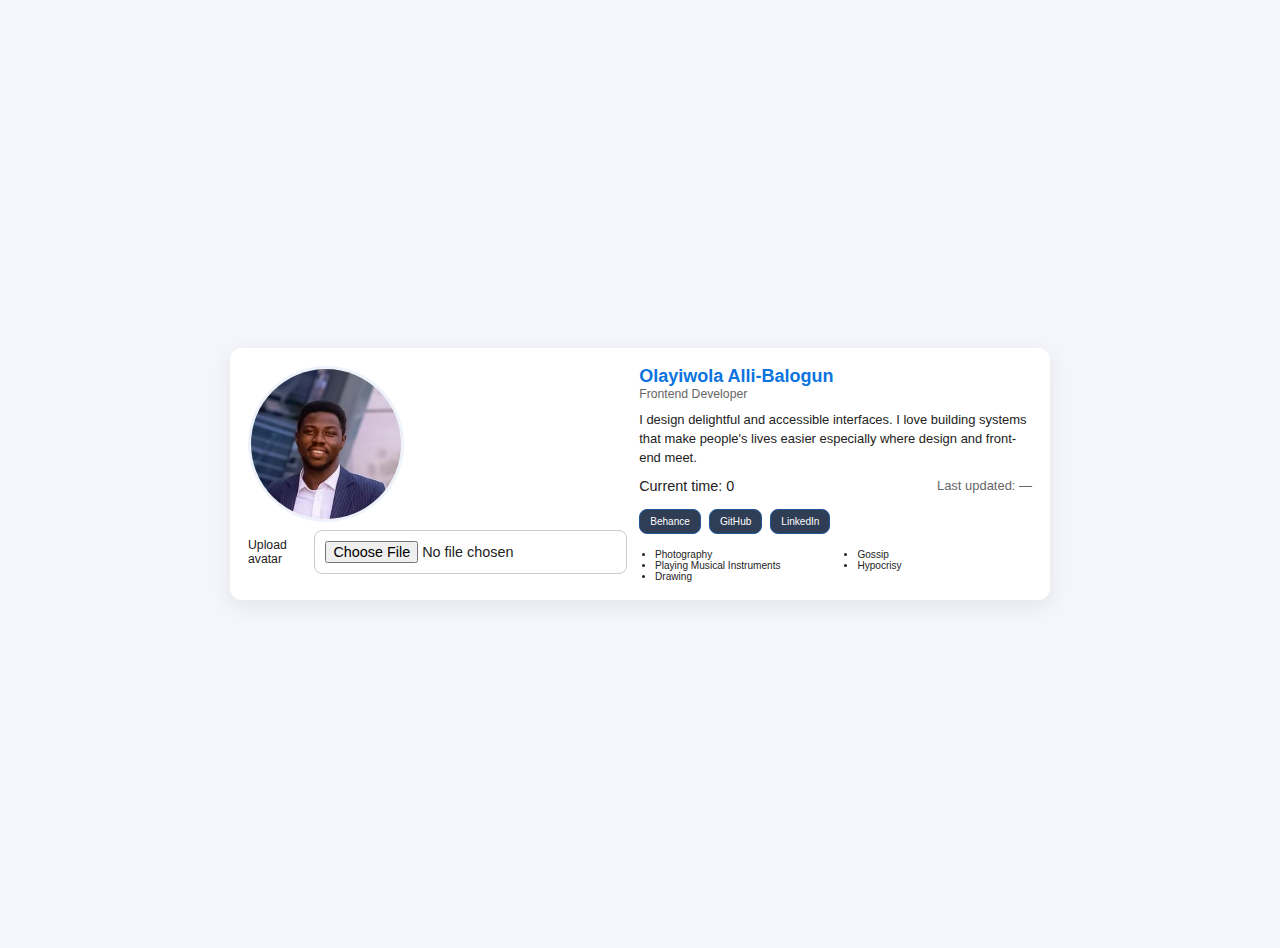
<file: index.html>
<!doctype html>
<html lang="en">

<head>
    <meta charset="utf-8" />
    <meta name="viewport" content="width=device-width,initial-scale=1" />
    <title>Profile Card - Olayiwola HNG</title>
    <link rel="stylesheet" href="styles.css" />
    <link rel="script" href="script.js" />
    <link rel="contactForm" href="contact.html" />
    <link rel="aboutPage" href="about.html" />
</head>

<body>
    <article class="card" data-testid="test-profile-card" aria-labelledby="user-name">
        <div class="card-inner">

            <figure aria-hidden="false" data-testid="test-figure-avatar">
                <img data-testid="test-user-avatar" class="avatar" src="img/ola.jpg"
                    alt="Avatar for Olayiwola Alli-Balogun">
                <figcaption class="sr-only">User avatar</figcaption>

                <div class="uploader">
                    <label data-testid="test-avatar-upload-label" for="avatar-upload">Upload avatar</label>
                    <input data-testid="test-avatar-upload" id="avatar-upload" type="file" accept="image/*"
                        aria-label="Upload avatar image" />
                </div>

            </figure>

            <div class="content">
                <header aria-label="User name and role">
                    <h2 id="user-name" data-testid="test-user-name">Olayiwola Alli-Balogun</h2>
                    <div class="role muted" data-testid="test-user-role">Frontend Developer</div>
                </header>

                <p class="bio" data-testid="test-user-bio">I design delightful and accessible interfaces. I love
                    building systems that make people's lives easier especially where design and front-end meet.</p>

                <div class="meta">
                    <div class="time" aria-live="polite">Current time: <span data-testid="test-user-time">0</span></div>

                    <div style="margin-left:auto" class="muted">Last updated: <span id="updated-at">—</span>
                    </div>
                </div>

                <nav class="social-links" aria-label="Social links" data-testid="test-user-social-links">
                    <ul>
                        <li><a data-testid="test-user-social-behance" href="https://www.behance.net/olayiwoalli-ba"
                                target="_blank" rel="noopener noreferrer">Behance</a></li>
                        <li><a data-testid="test-user-social-github" href="https://github.com/mr-olayiwola"
                                target="_blank" rel="noopener noreferrer">GitHub</a></li>
                        <li><a data-testid="test-user-social-linkedin"
                                href="https://www.linkedin.com/in/olayiwolaallibalogun/" target="_blank"
                                rel="noopener noreferrer">LinkedIn</a></li>
                    </ul>
                </nav>

                <section class="lists" aria-label="Hobbies and dislikes">
                    <div>
                        <h3 class="sr-only">Hobbies</h3>
                        <ul data-testid="test-user-hobbies">
                            <li data-testid="test-user-hobby-1">Photography</li>
                            <li data-testid="test-user-hobby-2">Playing Musical Instruments</li>
                            <li data-testid="test-user-hobby-3">Drawing</li>
                        </ul>
                    </div>

                    <div>
                        <h3 class="sr-only">Dislikes</h3>
                        <ul data-testid="test-user-dislikes">
                            <li data-testid="test-user-dislike-1">Gossip</li>
                            <li data-testid="test-user-dislike-2">Hypocrisy</li>
                        </ul>
                    </div>
                </section>

            </div>

        </div>
    </article>


</body>

</html>
</file>
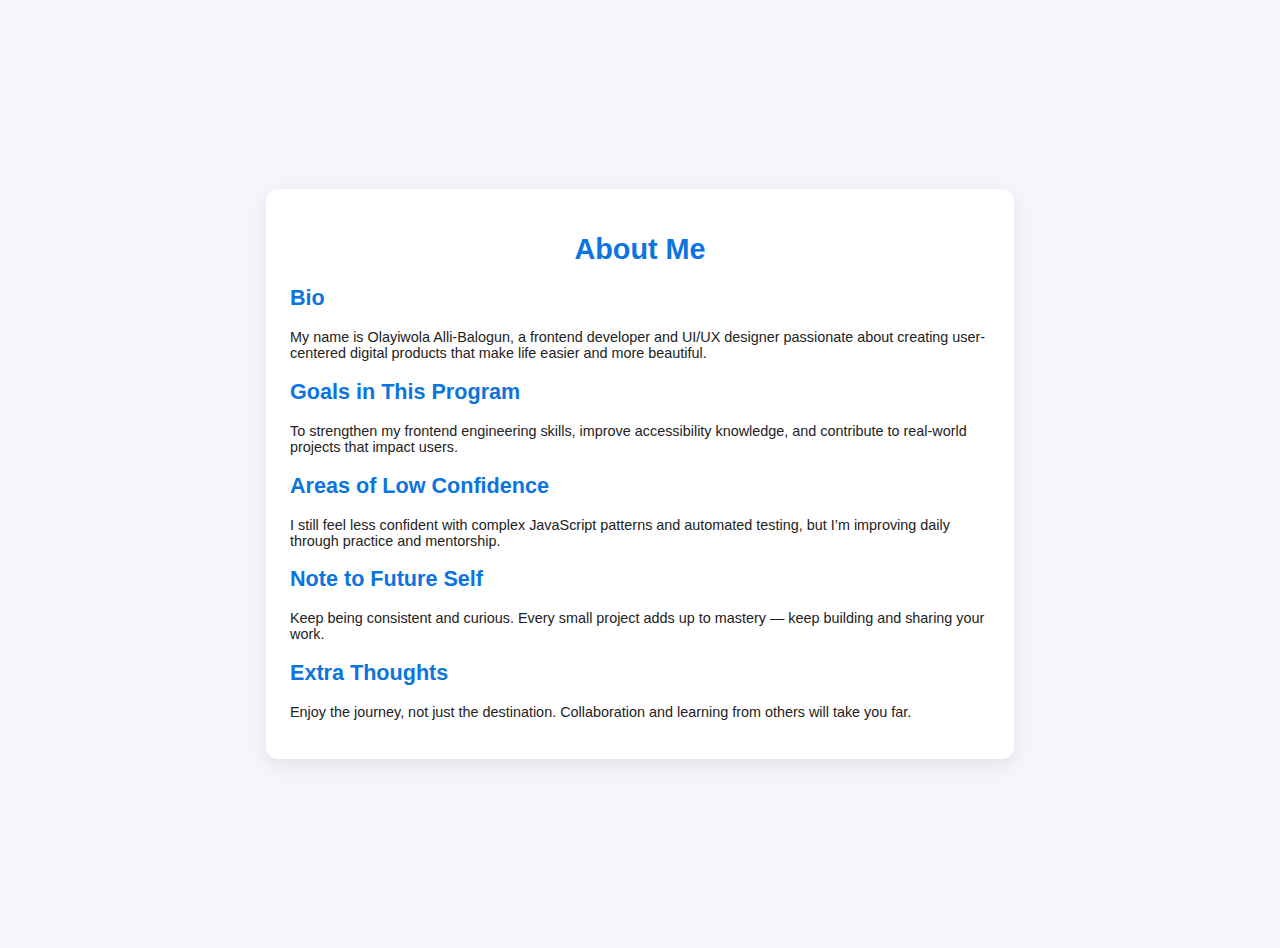
<file: about.html>
<!DOCTYPE html>
<html lang="en">

<head>
    <meta charset="UTF-8">
    <meta name="viewport" content="width=device-width, initial-scale=1.0">
    <title>About Me - Olayiwola HNG</title>
    <link rel="stylesheet" href="styles.css">
</head>

<body>


    <main class="container" data-testid="test-about-page">
        <h1>About Me</h1>

        <section data-testid="test-about-bio">
            <h2>Bio</h2>
            <p>My name is Olayiwola Alli-Balogun, a frontend developer and UI/UX designer passionate about creating
                user-centered digital products that make life easier and more beautiful.</p>
        </section>

        <section data-testid="test-about-goals">
            <h2>Goals in This Program</h2>
            <p>To strengthen my frontend engineering skills, improve accessibility knowledge, and contribute to
                real-world projects that impact users.</p>
        </section>

        <section data-testid="test-about-confidence">
            <h2>Areas of Low Confidence</h2>
            <p>I still feel less confident with complex JavaScript patterns and automated testing, but I’m improving
                daily through practice and mentorship.</p>
        </section>

        <section data-testid="test-about-future-note">
            <h2>Note to Future Self</h2>
            <p>Keep being consistent and curious. Every small project adds up to mastery — keep building and sharing
                your work.</p>
        </section>

        <section data-testid="test-about-extra">
            <h2>Extra Thoughts</h2>
            <p>Enjoy the journey, not just the destination. Collaboration and learning from others will take you far.
            </p>
        </section>
    </main>
</body>

</html>
</file>
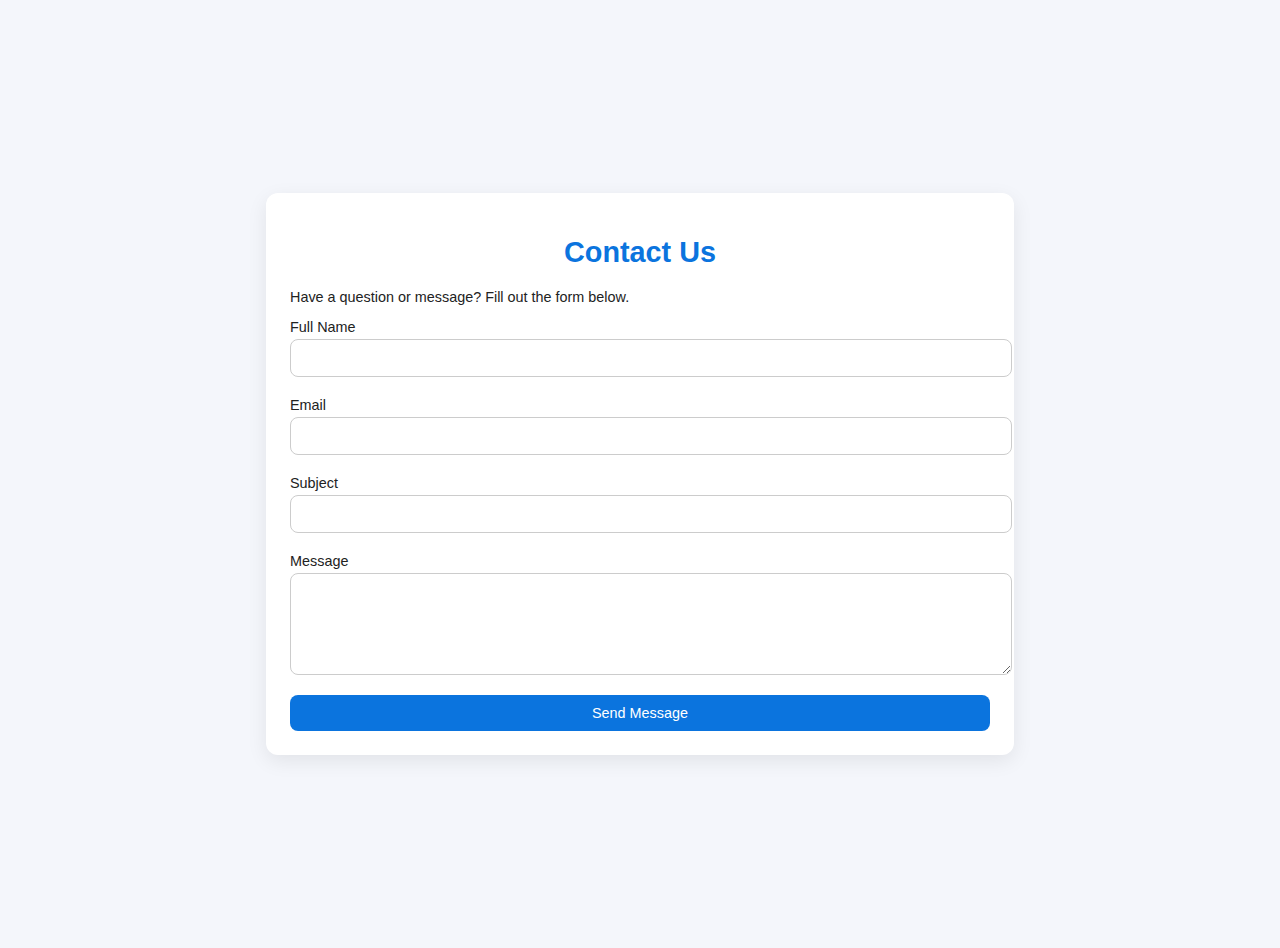
<file: contact.html>
<!DOCTYPE html>
<html lang="en">

<head>
    <meta charset="UTF-8">
    <meta name="viewport" content="width=device-width, initial-scale=1.0">
    <title>Contact Us - Olayiwola HNG</title>
    <link rel="stylesheet" href="styles.css">
</head>

<body>
    <main class="container" data-testid="test-contact-page">
        <h1>Contact Us</h1>
        <p>Have a question or message? Fill out the form below.</p>

        <form id="contactForm" novalidate>
            <div class="form-group">
                <label for="name">Full Name</label>
                <input id="name" data-testid="test-contact-name" type="text" required aria-describedby="error-name">
                <small id="error-name" data-testid="test-contact-error-name" class="error"></small>
            </div>

            <div class="form-group">
                <label for="email">Email</label>
                <input id="email" data-testid="test-contact-email" type="email" required aria-describedby="error-email">
                <small id="error-email" data-testid="test-contact-error-email" class="error"></small>
            </div>

            <div class="form-group">
                <label for="subject">Subject</label>
                <input id="subject" data-testid="test-contact-subject" type="text" required
                    aria-describedby="error-subject">
                <small id="error-subject" data-testid="test-contact-error-subject" class="error"></small>
            </div>

            <div class="form-group">
                <label for="message">Message</label>
                <textarea id="message" data-testid="test-contact-message" rows="5" required
                    aria-describedby="error-message"></textarea>
                <small id="error-message" data-testid="test-contact-error-message" class="error"></small>
            </div>

            <button type="submit" data-testid="test-contact-submit">Send Message</button>

            <p id="success" data-testid="test-contact-success" class="success" hidden>
                ✅ Message sent successfully!
            </p>
        </form>
    </main>

    <script src="script.js"></script>
</body>

</html>
</file>
<file: styles.css>
:root {
     --card-bg: #ffffff;
     --muted: #666;
     --accent: #0b74de;
     --radius: 12px;
     --pad: 18px;
     font-family: system-ui, -apple-system, "Segoe UI", Roboto, "Helvetica Neue", Arial;
     font-size: 0.9rem;
 }

 body {
     background: #2f3d55;
     padding: 24px;
     display: flex;
     align-items: center;
     justify-content: center;
     min-height: 100vh;
 }

 .card {
     width: 100%;
     max-width: 820px;
     background: var(--card-bg);
     border-radius: var(--radius);
     box-shadow: 0 6px 20px rgba(16, 24, 40, 0.08);
     padding: var(--pad);
     box-sizing: border-box;
     display: grid;
     gap: 16px;
 }

 .card-inner {
     display: flex;
     flex-direction: column;
     gap: 12px;
 }

 .meta {
     display: flex;
     gap: 12px;
     align-items: center;
 }

 figure {
     margin: 0;
     display: flex;
     flex-direction: column;
     align-items: center;
 }

 img.avatar {
     width: 80px;
     height: 80px;
     object-fit: cover;
     border-radius: 99px;
     border: 3px solid #eef3fb;
 }

 header h2 {
     margin: 0;
     font-size: 1.25rem;
 }

 header .role {
     font-size: 0.85rem;
     color: var(--muted);
 }

 p.bio {
     margin: 10px 0;
     color: #222;
     line-height: 1.45;
     font-size: 0.9rem;
 }

 nav.social-links ul {
     display: flex;
     gap: 8px;
     flex-wrap: wrap;
     margin: 15px 0;
     padding: 0;
     list-style: none;
 }

 nav.social-links a {
     display: inline-block;
     padding: 6px 10px;
     border-radius: 8px;
     text-decoration: none;
     border: 1px solid #1f579b;
     font-size: 0.7rem;
     color: rgb(255, 255, 255);
     background: #2f3d55;
 }

 nav.social-links a:hover,
 nav.social-links a:focus {
     background: #5e80bb;
     color: #fff;
 }

 section.lists {
     display: grid;
     grid-template-columns: 1fr;
     gap: 12px;
     font-size: 0.7rem;
 }

 section.lists ul {
     margin: 0;
     padding-left: 1.1rem;
 }


 a:focus,
 button:focus,
 input:focus {
     outline: 3px solid rgba(11, 116, 222, 0.18);
     outline-offset: 2px;
 }


 @media(min-width:720px) {
     .card-inner {
         flex-direction: row;
         align-items: flex-start;
     }

     figure {
         min-width: 140px;
         align-items: flex-start;
     }

     img.avatar {
         width: 150px;
         height: 150px;
     }

     .content {
         flex: 1;
     }

     section.lists {
         grid-template-columns: 1fr 1fr;
     }
 }

 .sr-only {
     position: absolute;
     width: 1px;
     height: 1px;
     padding: 0;
     margin: -1px;
     overflow: hidden;
     clip: rect(0, 0, 0, 0);
     border: 0;
 }

 .uploader {
     display: flex;
     gap: 8px;
     align-items: center;
     margin-top: 8px;
     font-size: 0.85rem;
 }

 .uploader input[type=file] {
     display: inline-block;
 }

 .muted {
     color: var(--muted);
     font-size: 0.9rem;
     margin-left: auto;
 }

 form {
     display: flex;
     flex-direction: column;
     gap: 12px;
 }

 input,
 textarea {
     width: 100%;
     padding: 10px;
     border: 1px solid #ccc;
     border-radius: 8px;
 }

 button {
     background: #0b74de;
     color: white;
     border: none;
     padding: 10px 15px;
     border-radius: 8px;
     cursor: pointer;
 }

 button:hover {
     background: #094e9e;
 }

 .error {
     color: red;
     font-size: 0.8rem;
 }

 .success {
     color: green;
     font-size: 0.9rem;
 }


 /* ===== Base Styling ===== */
 :root {
     --bg: #f4f6fb;
     --text: #222;
     --accent: #0b74de;
     --muted: #666;
     --radius: 12px;
     --pad: 18px;
     --card-bg: #fff;
 }

 body {
     margin: 0;
     font-family: "Segoe UI", Roboto, Arial, sans-serif;
     background: var(--bg);
     color: var(--text);
     min-height: 100vh;
     display: flex;
     flex-direction: column;
 }

 .nav {
     background: #2f3d55;
     padding: 12px 0;
 }

 .nav nav {
     display: flex;
     justify-content: center;
     gap: 20px;
 }

 .nav a {
     color: #fff;
     text-decoration: none;
     padding: 6px 10px;
     border-radius: 8px;
     transition: background 0.2s ease;
 }

 .nav a:hover,
 .nav a.active {
     background: var(--accent);
 }

 /* ===== Layout ===== */
 .container {
     background: var(--card-bg);
     margin: 20px auto;
     padding: 24px;
     border-radius: var(--radius);
     box-shadow: 0 6px 20px rgba(0, 0, 0, 0.08);
     width: 90%;
     max-width: 700px;
 }

 /* ===== Typography ===== */
 h1,
 h2 {
     color: var(--accent);
 }

 h1 {
     text-align: center;
 }

 /* ===== Form ===== */
 form {
     display: flex;
     flex-direction: column;
     gap: 16px;
 }

 .form-group {
     display: flex;
     flex-direction: column;
     gap: 4px;
 }

 input,
 textarea {
     padding: 10px;
     border-radius: 8px;
     border: 1px solid #ccc;
     font-size: 1rem;
 }

 button {
     background: var(--accent);
     color: white;
     padding: 10px 14px;
     border: none;
     border-radius: 8px;
     cursor: pointer;
     font-size: 1rem;
     transition: 0.2s;
 }

 button:hover {
     background: #0958a8;
 }

 .error {
     color: red;
     font-size: 0.85rem;
 }

 .success {
     color: green;
     font-weight: bold;
 }

 /* ===== Responsive ===== */
 @media (max-width: 600px) {
     .container {
         padding: 18px;
     }

     input,
     textarea {
         font-size: 0.95rem;
     }
 }
</file>
